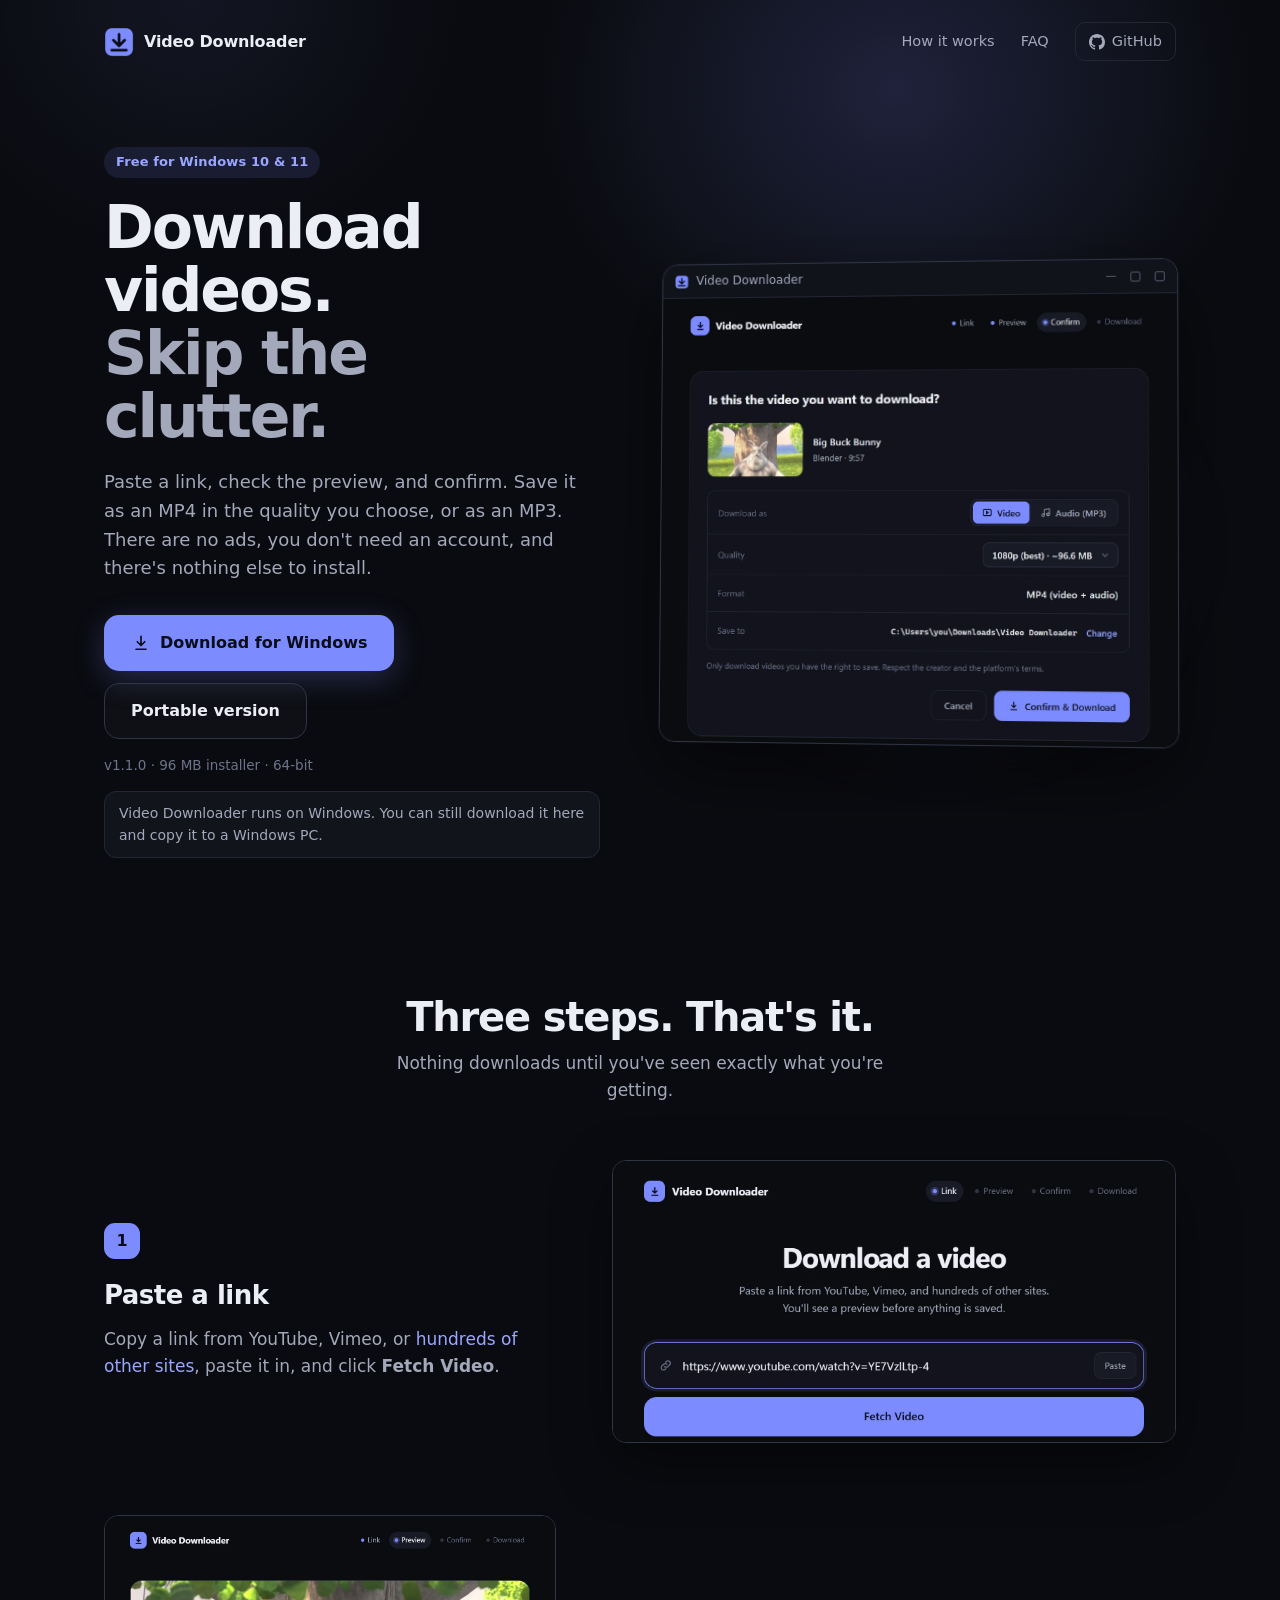
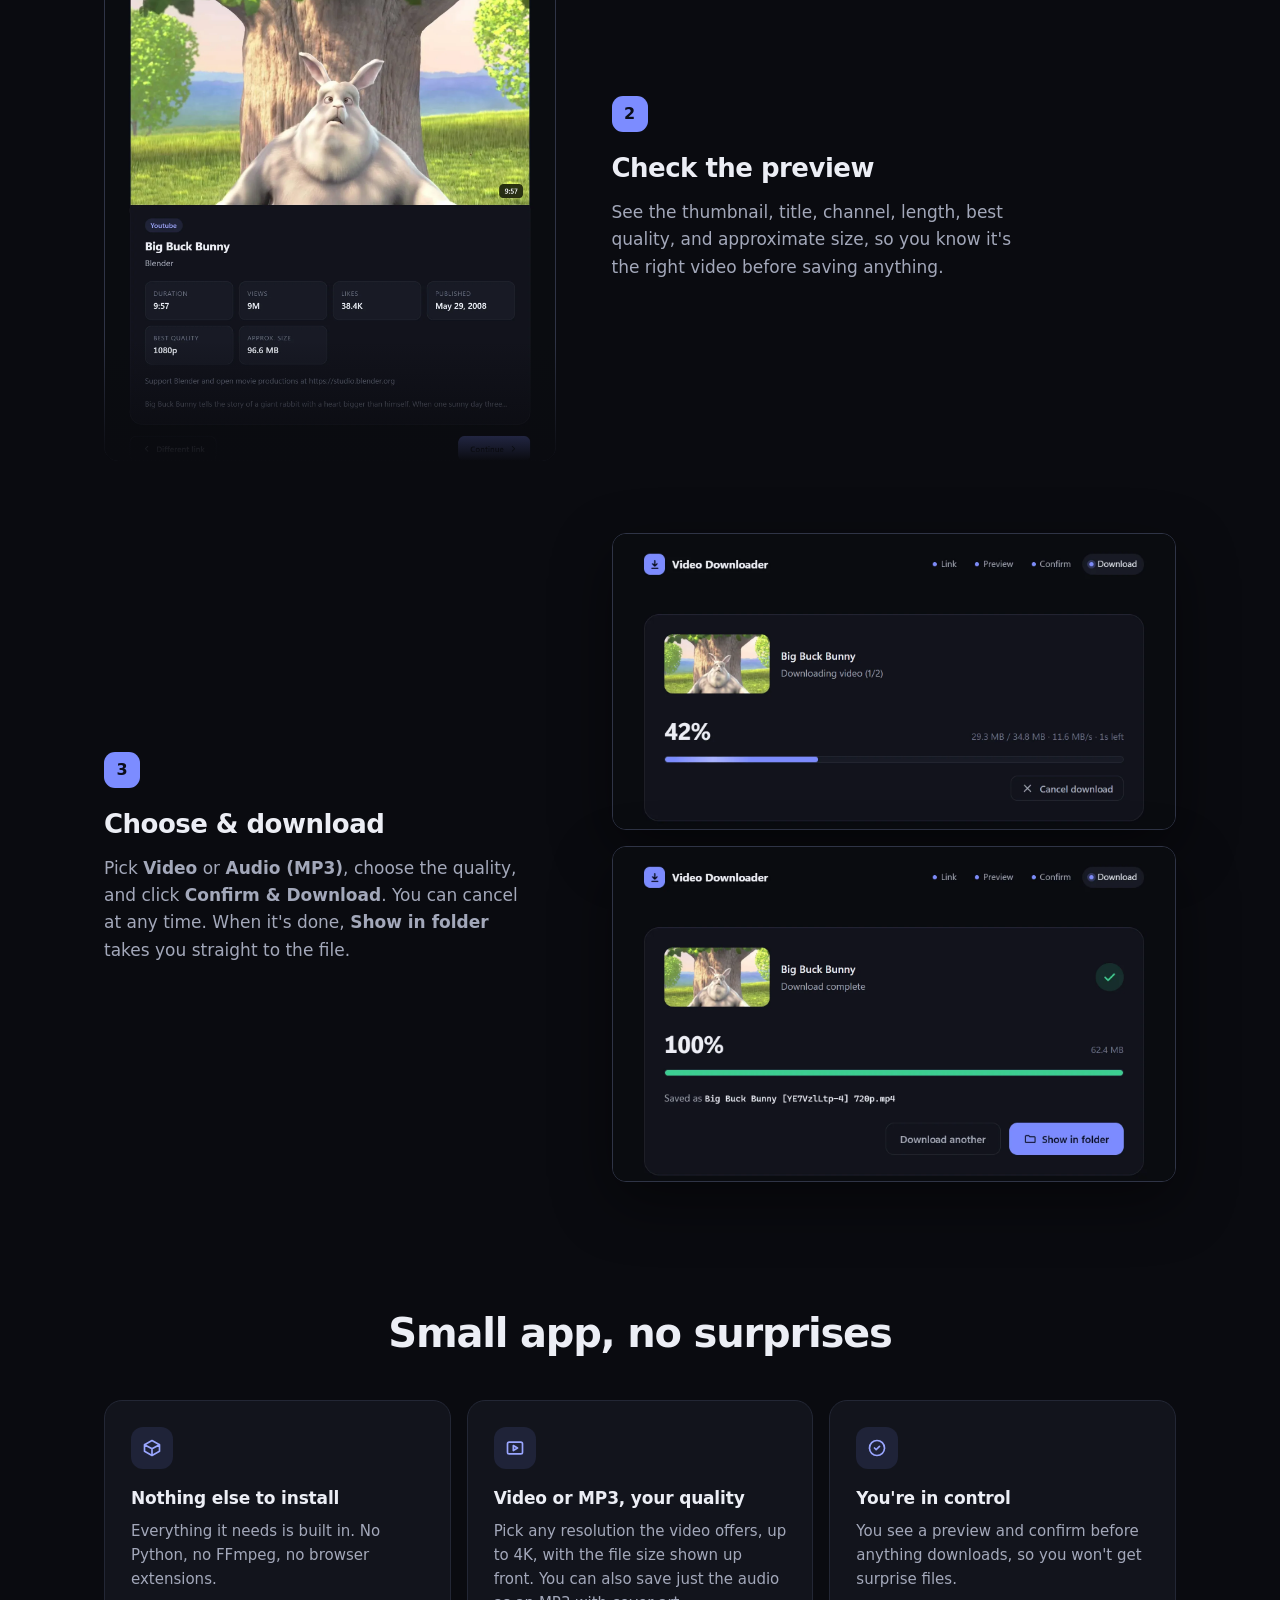
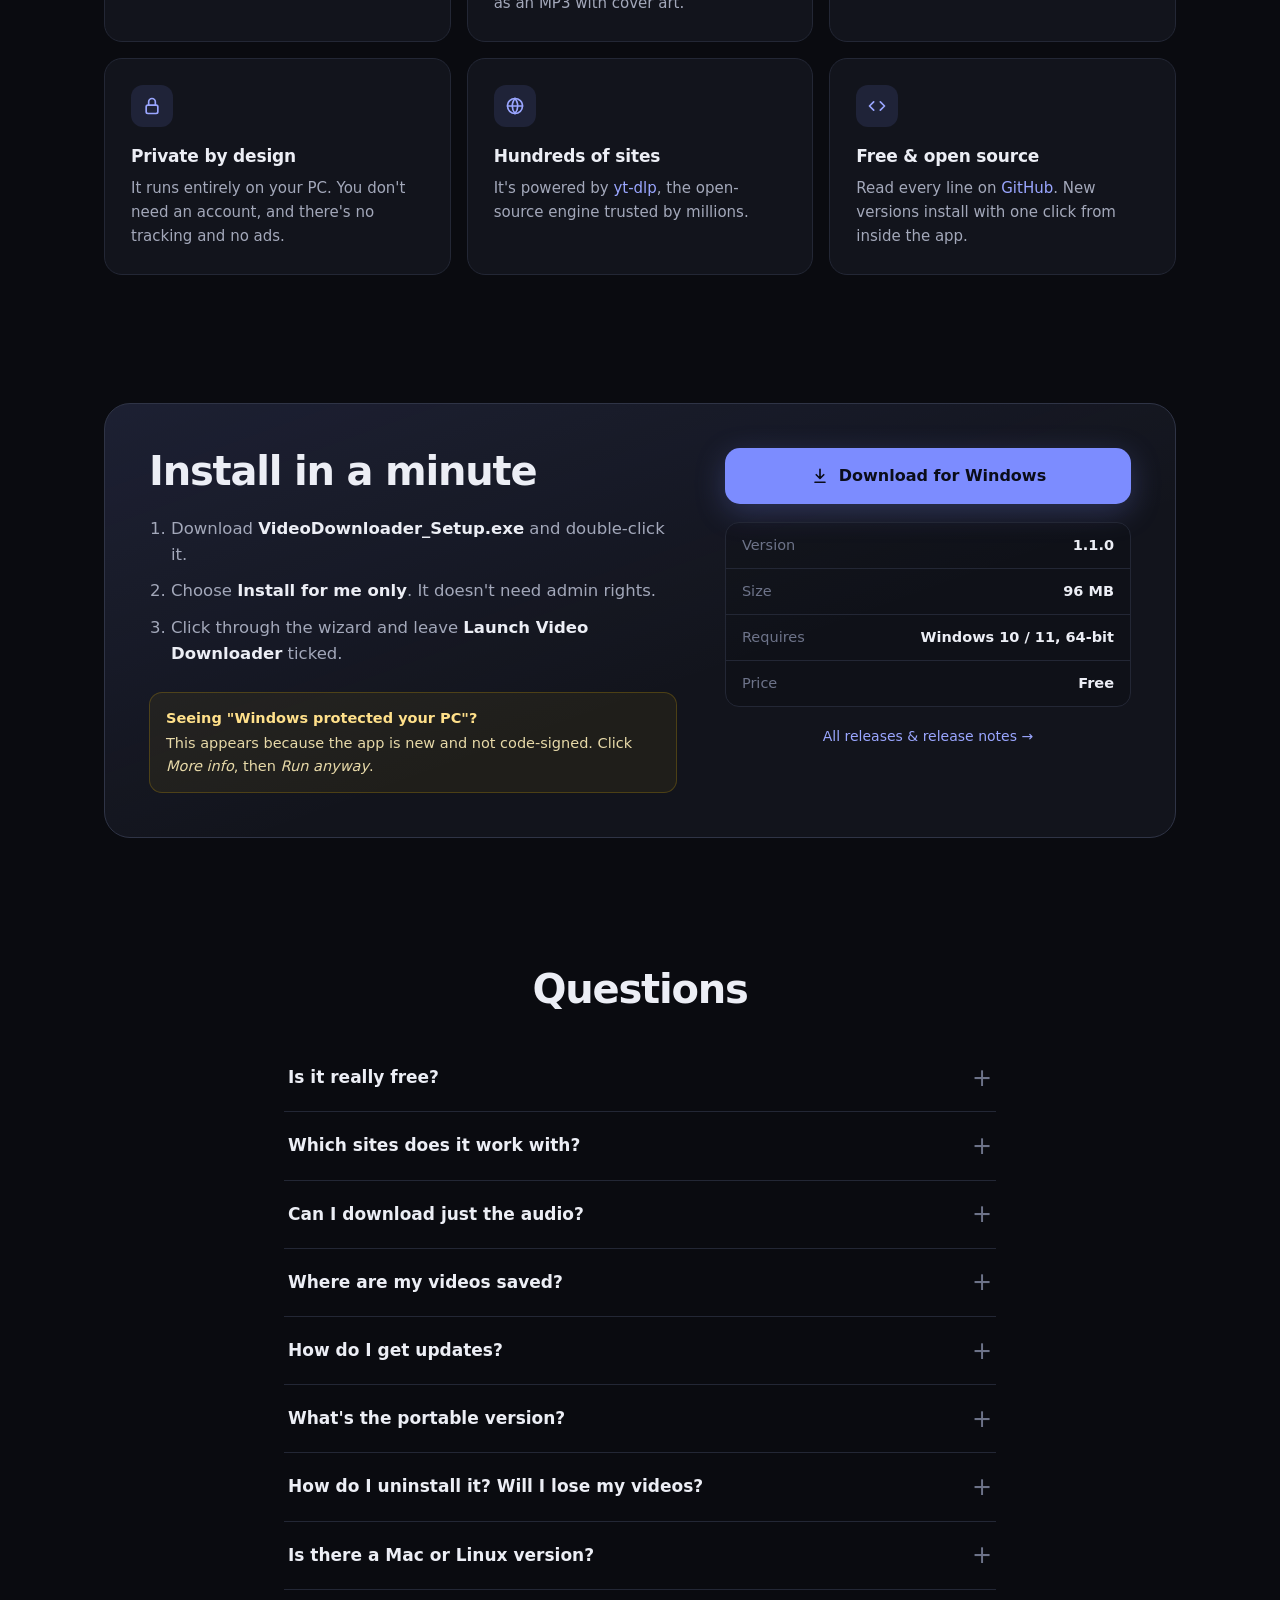
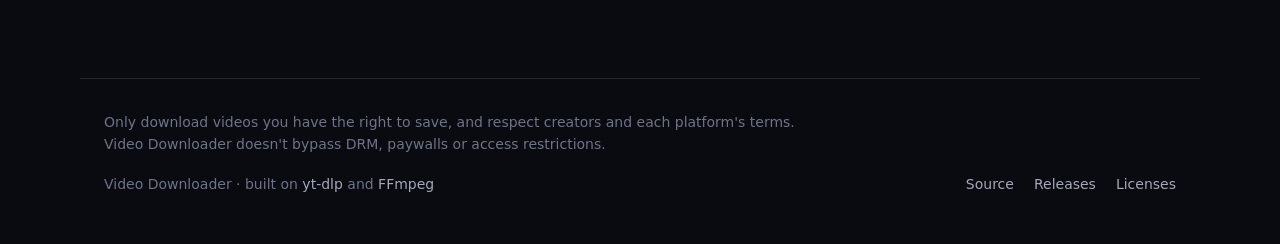
<file: docs/index.html>
<!doctype html>
<html lang="en">
<head>
  <meta charset="utf-8">
  <meta name="viewport" content="width=device-width, initial-scale=1">
  <title>Video Downloader: free video downloader for Windows</title>
  <meta name="description" content="Paste a video link, preview it, and download it as MP4 in one click. Free for Windows 10 and 11. No ads, no account, nothing else to install.">
  <meta name="color-scheme" content="dark">
  <meta name="theme-color" content="#0a0b10">
  <link rel="icon" type="image/png" href="img/favicon.png">
  <link rel="apple-touch-icon" href="img/icon-180.png">

  <meta property="og:type" content="website">
  <meta property="og:title" content="Video Downloader: free for Windows">
  <meta property="og:description" content="Paste a link, preview it, and download it in one click. No ads, no account, nothing else to install.">
  <meta property="og:image" content="https://ss4a.github.io/video-downloader/img/og.png">
  <meta property="og:url" content="https://ss4a.github.io/video-downloader/">
  <meta name="twitter:card" content="summary_large_image">

  <link rel="stylesheet" href="style.css">
</head>
<body>
  <div class="glow" aria-hidden="true"></div>

  <header class="nav">
    <a class="brand" href="./">
      <img src="img/favicon.png" alt="" width="30" height="30">
      Video Downloader
    </a>
    <nav class="nav-links">
      <a href="#how">How it works</a>
      <a href="#faq">FAQ</a>
      <a href="https://github.com/ss4a/video-downloader" class="nav-gh">
        <svg viewBox="0 0 16 16" aria-hidden="true"><path fill="currentColor" d="M8 0C3.58 0 0 3.58 0 8c0 3.54 2.29 6.53 5.47 7.59.4.07.55-.17.55-.38 0-.19-.01-.82-.01-1.49-2.01.37-2.53-.49-2.69-.94-.09-.23-.48-.94-.82-1.13-.28-.15-.68-.52-.01-.53.63-.01 1.08.58 1.23.82.72 1.21 1.87.87 2.33.66.07-.52.28-.87.51-1.07-1.78-.2-3.64-.89-3.64-3.95 0-.87.31-1.59.82-2.15-.08-.2-.36-1.02.08-2.12 0 0 .67-.21 2.2.82.64-.18 1.32-.27 2-.27.68 0 1.36.09 2 .27 1.53-1.04 2.2-.82 2.2-.82.44 1.1.16 1.92.08 2.12.51.56.82 1.27.82 2.15 0 3.07-1.87 3.75-3.65 3.95.29.25.54.73.54 1.48 0 1.07-.01 1.93-.01 2.2 0 .21.15.46.55.38A8.013 8.013 0 0016 8c0-4.42-3.58-8-8-8z"/></svg>
        <span>GitHub</span>
      </a>
    </nav>
  </header>

  <main>
    <!-- Hero ---------------------------------------------------------------->
    <section class="hero wrap">
      <div class="hero-copy">
        <p class="eyebrow">Free for Windows 10 &amp; 11</p>
        <h1>Download videos.<br><span>Skip the clutter.</span></h1>
        <p class="lede">Paste a link, check the preview, and confirm. Save it as an MP4 in the quality you choose, or as an MP3. There are no ads, you don't need an account, and there's nothing else to install.</p>
        <div class="cta">
          <a class="btn btn-primary btn-lg" id="dl-main" href="https://github.com/ss4a/video-downloader/releases/latest/download/VideoDownloader_Setup.exe">
            <svg viewBox="0 0 24 24" aria-hidden="true"><path d="M12 4v11m0 0-4.5-4.5M12 15l4.5-4.5M6 19.5h12"/></svg>
            Download for Windows
          </a>
          <a class="btn btn-ghost btn-lg" href="https://github.com/ss4a/video-downloader/releases/latest/download/VideoDownloader_Portable.exe">Portable version</a>
        </div>
        <p class="meta">v1.1.0 · 96 MB installer · 64-bit</p>
        <p class="os-note" id="os-note" hidden>Video Downloader runs on Windows. You can still download it here and copy it to a Windows PC.</p>
      </div>

      <figure class="hero-shot">
        <div class="window">
          <div class="window-bar" aria-hidden="true">
            <img src="img/favicon.png" alt="" width="14" height="14"> Video Downloader
            <span class="window-ctrls"><i></i><i></i><i></i></span>
          </div>
          <img src="img/confirm.webp" width="1600" height="1384"
               alt="The Video Downloader confirmation screen showing Big Buck Bunny, with Cancel and Confirm &amp; Download buttons">
        </div>
      </figure>
    </section>

    <!-- How it works -------------------------------------------------------->
    <section class="section wrap" id="how">
      <h2 class="section-title">Three steps. That's it.</h2>
      <p class="section-sub">Nothing downloads until you've seen exactly what you're getting.</p>

      <ol class="steps">
        <li class="step">
          <div class="step-copy">
            <span class="step-num">1</span>
            <h3>Paste a link</h3>
            <p>Copy a link from YouTube, Vimeo, or <a href="https://github.com/yt-dlp/yt-dlp/blob/master/supportedsites.md">hundreds of other sites</a>, paste it in, and click <strong>Fetch Video</strong>.</p>
          </div>
          <div class="step-shot"><img src="img/home.webp" width="1600" height="800" loading="lazy" alt="Home screen with a link pasted into the input and a Fetch Video button"></div>
        </li>
        <li class="step">
          <div class="step-copy">
            <span class="step-num">2</span>
            <h3>Check the preview</h3>
            <p>See the thumbnail, title, channel, length, best quality, and approximate size, so you know it's the right video before saving anything.</p>
          </div>
          <div class="step-shot step-shot-tall"><img src="img/preview.webp" width="1600" height="1936" loading="lazy" alt="Preview screen with thumbnail, title, channel, duration, views, quality and size"></div>
        </li>
        <li class="step">
          <div class="step-copy">
            <span class="step-num">3</span>
            <h3>Choose &amp; download</h3>
            <p>Pick <strong>Video</strong> or <strong>Audio (MP3)</strong>, choose the quality, and click <strong>Confirm &amp; Download</strong>. You can cancel at any time. When it's done, <strong>Show in folder</strong> takes you straight to the file.</p>
          </div>
          <div class="step-shot step-stack">
            <img src="img/progress.webp" width="1600" height="840" loading="lazy" alt="Download in progress at 42 percent with speed and time remaining">
            <img src="img/done.webp" width="1600" height="950" loading="lazy" alt="Download complete with a Show in folder button">
          </div>
        </li>
      </ol>
    </section>

    <!-- Features ------------------------------------------------------------>
    <section class="section wrap">
      <h2 class="section-title">Small app, no surprises</h2>
      <div class="features">
        <article class="feature">
          <div class="f-icon"><svg viewBox="0 0 24 24"><path d="M21 8 12 3 3 8v8l9 5 9-5zM3 8l9 5 9-5M12 13v8"/></svg></div>
          <h3>Nothing else to install</h3>
          <p>Everything it needs is built in. No Python, no FFmpeg, no browser extensions.</p>
        </article>
        <article class="feature">
          <div class="f-icon"><svg viewBox="0 0 24 24"><rect x="3" y="5" width="18" height="14" rx="2"/><path d="m10 9 5 3-5 3z"/></svg></div>
          <h3>Video or MP3, your quality</h3>
          <p>Pick any resolution the video offers, up to 4K, with the file size shown up front. You can also save just the audio as an MP3 with cover art.</p>
        </article>
        <article class="feature">
          <div class="f-icon"><svg viewBox="0 0 24 24"><path d="M9 12l2 2 4-4"/><circle cx="12" cy="12" r="9"/></svg></div>
          <h3>You're in control</h3>
          <p>You see a preview and confirm before anything downloads, so you won't get surprise files.</p>
        </article>
        <article class="feature">
          <div class="f-icon"><svg viewBox="0 0 24 24"><rect x="5" y="11" width="14" height="10" rx="2"/><path d="M8 11V7a4 4 0 0 1 8 0v4"/></svg></div>
          <h3>Private by design</h3>
          <p>It runs entirely on your PC. You don't need an account, and there's no tracking and no ads.</p>
        </article>
        <article class="feature">
          <div class="f-icon"><svg viewBox="0 0 24 24"><circle cx="12" cy="12" r="9"/><path d="M3 12h18M12 3a14 14 0 0 1 0 18M12 3a14 14 0 0 0 0 18"/></svg></div>
          <h3>Hundreds of sites</h3>
          <p>It's powered by <a href="https://github.com/yt-dlp/yt-dlp">yt-dlp</a>, the open-source engine trusted by millions.</p>
        </article>
        <article class="feature">
          <div class="f-icon"><svg viewBox="0 0 24 24"><path d="m8 7-5 5 5 5M16 7l5 5-5 5"/></svg></div>
          <h3>Free &amp; open source</h3>
          <p>Read every line on <a href="https://github.com/ss4a/video-downloader">GitHub</a>. New versions install with one click from inside the app.</p>
        </article>
      </div>
    </section>

    <!-- Install ------------------------------------------------------------->
    <section class="section wrap install">
      <div class="install-card">
        <div>
          <h2 class="section-title left">Install in a minute</h2>
          <ol class="install-steps">
            <li>Download <strong>VideoDownloader_Setup.exe</strong> and double-click it.</li>
            <li>Choose <strong>Install for me only</strong>. It doesn't need admin rights.</li>
            <li>Click through the wizard and leave <strong>Launch Video Downloader</strong> ticked.</li>
          </ol>
          <div class="callout">
            <strong>Seeing "Windows protected your PC"?</strong>
            This appears because the app is new and not code-signed. Click <em>More info</em>, then <em>Run anyway</em>.
          </div>
        </div>
        <div class="install-cta">
          <a class="btn btn-primary btn-lg" href="https://github.com/ss4a/video-downloader/releases/latest/download/VideoDownloader_Setup.exe">
            <svg viewBox="0 0 24 24" aria-hidden="true"><path d="M12 4v11m0 0-4.5-4.5M12 15l4.5-4.5M6 19.5h12"/></svg>
            Download for Windows
          </a>
          <dl class="specs">
            <div><dt>Version</dt><dd>1.1.0</dd></div>
            <div><dt>Size</dt><dd>96 MB</dd></div>
            <div><dt>Requires</dt><dd>Windows 10 / 11, 64-bit</dd></div>
            <div><dt>Price</dt><dd>Free</dd></div>
          </dl>
          <a class="small-link" href="https://github.com/ss4a/video-downloader/releases">All releases &amp; release notes →</a>
        </div>
      </div>
    </section>

    <!-- FAQ ----------------------------------------------------------------->
    <section class="section wrap faq" id="faq">
      <h2 class="section-title">Questions</h2>
      <details>
        <summary>Is it really free?</summary>
        <p>Yes. There are no ads, no trial and no paid tier. The source code is public on GitHub.</p>
      </details>
      <details>
        <summary>Which sites does it work with?</summary>
        <p>YouTube, Vimeo, and <a href="https://github.com/yt-dlp/yt-dlp/blob/master/supportedsites.md">hundreds more</a>, through yt-dlp. Private, members-only, paywalled, or DRM-protected videos can't be downloaded.</p>
      </details>
      <details>
        <summary>Can I download just the audio?</summary>
        <p>Yes. On the confirm screen, switch to <strong>Audio (MP3)</strong>. You'll get a 192 kbps MP3 with the title, channel and cover art filled in.</p>
      </details>
      <details>
        <summary>Where are my videos saved?</summary>
        <p>In <code>Downloads\Video Downloader</code> by default. Click <strong>Change</strong> on the confirm screen to pick another folder; the app remembers it.</p>
      </details>
      <details>
        <summary>How do I get updates?</summary>
        <p>When a new version is out, the app shows a banner. Click <strong>Update</strong> and it downloads, installs and reopens itself in about a minute.</p>
      </details>
      <details>
        <summary>What's the portable version?</summary>
        <p>A single .exe that runs without installing. It's handy on a USB stick or a PC where you can't install software, and it takes a few extra seconds to start.</p>
      </details>
      <details>
        <summary>How do I uninstall it? Will I lose my videos?</summary>
        <p>Go to <em>Settings → Apps → Installed apps → Video Downloader → Uninstall</em>. Your downloaded videos are never touched.</p>
      </details>
      <details>
        <summary>Is there a Mac or Linux version?</summary>
        <p>Not yet. It's Windows-only for now.</p>
      </details>
    </section>
  </main>

  <footer class="footer wrap">
    <p class="responsible">Only download videos you have the right to save, and respect creators and each platform's terms. Video Downloader doesn't bypass DRM, paywalls or access restrictions.</p>
    <div class="footer-row">
      <span>Video Downloader · built on <a href="https://github.com/yt-dlp/yt-dlp">yt-dlp</a> and <a href="https://ffmpeg.org">FFmpeg</a></span>
      <span class="footer-links">
        <a href="https://github.com/ss4a/video-downloader">Source</a>
        <a href="https://github.com/ss4a/video-downloader/releases">Releases</a>
        <a href="https://github.com/ss4a/video-downloader/blob/main/packaging/THIRD_PARTY_NOTICES.txt">Licenses</a>
      </span>
    </div>
  </footer>

  <script>
    // Gentle note for visitors who aren't on Windows.
    try {
      var ua = navigator.userAgent || "";
      if (!/Windows/i.test(ua)) document.getElementById("os-note").hidden = false;
    } catch (e) {}
  </script>
</body>
</html>
</file>
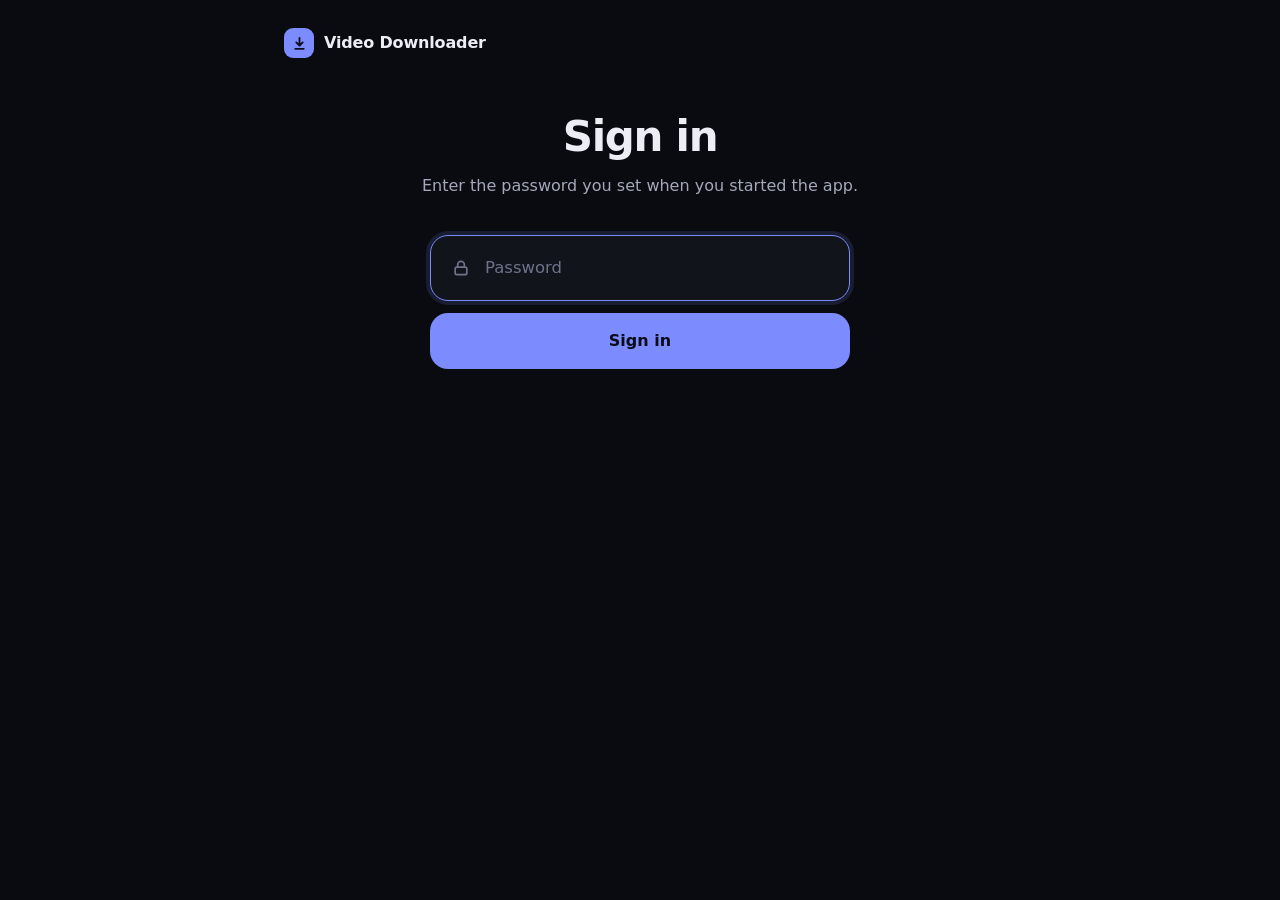
<file: static/login.html>
<!doctype html>
<html lang="en">
<head>
  <meta charset="utf-8">
  <meta name="viewport" content="width=device-width, initial-scale=1">
  <title>Sign in · Video Downloader</title>
  <meta name="color-scheme" content="dark">
  <link rel="icon" href="data:image/svg+xml,<svg xmlns='http://www.w3.org/2000/svg' viewBox='0 0 32 32'><rect width='32' height='32' rx='9' fill='%237c8cff'/><path d='M16 8v12m0 0-5-5m5 5 5-5M10 24h12' stroke='white' stroke-width='2.6' fill='none' stroke-linecap='round' stroke-linejoin='round'/></svg>">
  <link rel="stylesheet" href="/static/app.css">
</head>
<body>
  <div class="glow" aria-hidden="true"></div>

  <header class="topbar">
    <div class="brand">
      <span class="brand-mark" aria-hidden="true">
        <svg viewBox="0 0 24 24"><path d="M12 4v11m0 0-4.5-4.5M12 15l4.5-4.5M6 19.5h12"/></svg>
      </span>
      Video Downloader
    </div>
  </header>

  <main class="stage">
    <section class="view">
      <div class="hero">
        <h1>Sign in</h1>
        <p class="lede">Enter the password you set when you started the app.</p>
      </div>

      <form class="url-form login-form" id="login-form" novalidate>
        <div class="field">
          <svg class="field-icon" viewBox="0 0 24 24" aria-hidden="true"><rect x="5" y="11" width="14" height="9" rx="2"/><path d="M8 11V8a4 4 0 0 1 8 0v3"/></svg>
          <input id="password" type="password" autocomplete="current-password"
                 placeholder="Password" aria-label="Password" autofocus>
        </div>
        <button type="submit" class="btn btn-primary btn-lg" id="login-btn">
          <span class="btn-label">Sign in</span>
          <span class="spinner" aria-hidden="true"></span>
        </button>
      </form>

      <div class="alert" id="login-error" role="alert" hidden></div>
    </section>
  </main>

  <script src="/static/login.js"></script>
</body>
</html>
</file>
<file: docs/style.css>
:root {
  --bg: #0a0b10;
  --surface: #12141c;
  --surface-2: #181b25;
  --border: #232735;
  --border-strong: #2f3446;
  --text: #eceef5;
  --text-2: #a3a8ba;
  --text-3: #6d7389;
  --accent: #7c8cff;
  --accent-2: #9aa6ff;
  --accent-ink: #0b0d1a;
  --radius: 18px;
  --ease: cubic-bezier(.2, .8, .2, 1);
  --font: "Inter", "Segoe UI Variable Text", "Segoe UI", system-ui, -apple-system, Roboto, sans-serif;
}

* { box-sizing: border-box; }
[hidden] { display: none !important; }
html { scroll-behavior: smooth; }
html, body { margin: 0; }
body {
  background: var(--bg);
  color: var(--text);
  font: 16px/1.6 var(--font);
  -webkit-font-smoothing: antialiased;
  overflow-x: hidden;
}
img { max-width: 100%; height: auto; display: block; }
a { color: var(--accent-2); text-decoration: none; }
a:hover { text-decoration: underline; }
code { font-family: "Cascadia Code", ui-monospace, Consolas, monospace; font-size: .9em; background: var(--surface-2); border: 1px solid var(--border); padding: 1px 6px; border-radius: 6px; }
svg { width: 20px; height: 20px; fill: none; stroke: currentColor; stroke-width: 2; stroke-linecap: round; stroke-linejoin: round; flex-shrink: 0; }

.glow {
  position: absolute; inset: 0 0 auto; height: 900px; pointer-events: none; z-index: -1;
  background:
    radial-gradient(40% 50% at 70% 10%, rgba(124, 140, 255, .18), transparent 70%),
    radial-gradient(30% 40% at 15% 0%, rgba(124, 140, 255, .08), transparent 70%);
}

.wrap { max-width: 1120px; margin: 0 auto; padding: 0 24px; }

/* ---------- Nav ---------- */
.nav { max-width: 1120px; margin: 0 auto; padding: 22px 24px; display: flex; align-items: center; justify-content: space-between; gap: 16px; }
.brand { display: flex; align-items: center; gap: 10px; color: var(--text); font-weight: 650; letter-spacing: -.01em; }
.brand:hover { text-decoration: none; }
.brand img { border-radius: 8px; }
.nav-links { display: flex; align-items: center; gap: 26px; font-size: 14.5px; }
.nav-links a { color: var(--text-2); }
.nav-links a:hover { color: var(--text); text-decoration: none; }
.nav-gh { display: inline-flex; align-items: center; gap: 7px; padding: 7px 13px; border: 1px solid var(--border); border-radius: 10px; }
.nav-gh svg { width: 16px; height: 16px; stroke: none; }

/* ---------- Buttons ---------- */
.btn {
  display: inline-flex; align-items: center; justify-content: center; gap: 9px;
  height: 48px; padding: 0 22px; border-radius: 13px; border: 1px solid transparent;
  font: inherit; font-weight: 600; font-size: 15px; white-space: nowrap; cursor: pointer;
  transition: background .2s, border-color .2s, color .2s, transform .12s var(--ease), box-shadow .2s;
}
.btn:hover { text-decoration: none; }
.btn:active { transform: scale(.98); }
.btn:focus-visible { outline: 2px solid var(--accent); outline-offset: 3px; }
.btn-lg { height: 56px; padding: 0 26px; font-size: 16px; border-radius: 15px; }
.btn-primary { background: var(--accent); color: var(--accent-ink); box-shadow: 0 8px 30px rgba(124, 140, 255, .25); }
.btn-primary:hover { background: var(--accent-2); box-shadow: 0 10px 36px rgba(124, 140, 255, .35); }
.btn-ghost { color: var(--text); border-color: var(--border-strong); background: rgba(255, 255, 255, .02); }
.btn-ghost:hover { background: var(--surface); }

/* ---------- Hero ---------- */
.hero { display: grid; grid-template-columns: 1fr 1.05fr; gap: 56px; align-items: center; padding-top: 64px; padding-bottom: 96px; }
.eyebrow { display: inline-block; margin: 0 0 18px; padding: 5px 12px; border-radius: 999px; background: rgba(124, 140, 255, .12); color: var(--accent-2); font-size: 13px; font-weight: 600; letter-spacing: .01em; }
h1 { margin: 0 0 20px; font-size: clamp(38px, 5.4vw, 60px); line-height: 1.05; letter-spacing: -.035em; font-weight: 750; }
h1 span { color: var(--text-2); }
.lede { margin: 0 0 32px; color: var(--text-2); font-size: 18px; max-width: 520px; }
.cta { display: flex; flex-wrap: wrap; gap: 12px; }
.meta { margin: 16px 0 0; color: var(--text-3); font-size: 13.5px; }
.os-note { margin: 14px 0 0; padding: 10px 14px; border-radius: 12px; background: var(--surface); border: 1px solid var(--border); color: var(--text-2); font-size: 14px; max-width: 520px; }

.hero-shot { margin: 0; position: relative; }
.hero-shot::before {
  content: ""; position: absolute; inset: 10% -4% -6% 6%; z-index: -1;
  background: radial-gradient(closest-side, rgba(124, 140, 255, .28), transparent); filter: blur(30px);
}
.window {
  border-radius: 16px; overflow: hidden; background: var(--bg);
  border: 1px solid var(--border-strong);
  box-shadow: 0 30px 80px rgba(0, 0, 0, .55), 0 0 0 1px rgba(255, 255, 255, .02);
  transform: perspective(1600px) rotateY(-5deg) rotateX(2deg);
  transition: transform .6s var(--ease);
}
.hero-shot:hover .window { transform: none; }
.window-bar { display: flex; align-items: center; gap: 8px; height: 34px; padding: 0 12px; background: #11131a; border-bottom: 1px solid var(--border); color: var(--text-2); font-size: 12px; }
.window-bar img { border-radius: 3px; }
.window-ctrls { margin-left: auto; display: flex; gap: 14px; }
.window-ctrls i { width: 10px; height: 10px; border: 1.5px solid var(--text-3); border-radius: 2px; opacity: .7; }
.window-ctrls i:first-child { height: 0; border-width: 1.5px 0 0; align-self: center; }

/* ---------- Sections ---------- */
.section { padding-top: 40px; padding-bottom: 88px; }
.section-title { margin: 0 0 10px; text-align: center; font-size: clamp(28px, 3.6vw, 40px); letter-spacing: -.03em; line-height: 1.15; font-weight: 720; }
.section-title.left { text-align: left; }
.section-sub { margin: 0 auto 56px; text-align: center; color: var(--text-2); font-size: 17px; max-width: 520px; }

/* steps */
.steps { list-style: none; margin: 0; padding: 0; display: flex; flex-direction: column; gap: 72px; }
.step { display: grid; grid-template-columns: 1fr 1.25fr; gap: 56px; align-items: center; }
.step:nth-child(even) .step-copy { order: 2; }
.step-num { display: inline-grid; place-items: center; width: 36px; height: 36px; border-radius: 11px; background: var(--accent); color: var(--accent-ink); font-weight: 750; margin-bottom: 16px; }
.step h3 { margin: 0 0 10px; font-size: 26px; letter-spacing: -.02em; }
.step p { margin: 0; color: var(--text-2); font-size: 17px; max-width: 420px; }
.step-shot img, .step-stack img { border-radius: 14px; border: 1px solid var(--border-strong); box-shadow: 0 20px 60px rgba(0, 0, 0, .45); }
.step-shot-tall { max-height: 560px; overflow: hidden; border-radius: 14px; position: relative; }
.step-shot-tall::after { content: ""; position: absolute; inset: auto 0 0; height: 120px; background: linear-gradient(transparent, var(--bg)); }
.step-stack { display: grid; gap: 16px; }

/* features */
.features { margin-top: 44px; display: grid; grid-template-columns: repeat(3, 1fr); gap: 16px; }
.feature { padding: 26px; border-radius: var(--radius); background: var(--surface); border: 1px solid var(--border); transition: border-color .25s, transform .25s var(--ease); }
.feature:hover { border-color: var(--border-strong); transform: translateY(-2px); }
.f-icon { display: grid; place-items: center; width: 42px; height: 42px; border-radius: 12px; background: rgba(124, 140, 255, .12); color: var(--accent-2); margin-bottom: 16px; }
.feature h3 { margin: 0 0 6px; font-size: 17px; letter-spacing: -.01em; }
.feature p { margin: 0; color: var(--text-2); font-size: 15px; }

/* install */
.install-card {
  display: grid; grid-template-columns: 1.3fr 1fr; gap: 48px; align-items: start;
  padding: 44px; border-radius: 26px;
  background: linear-gradient(160deg, rgba(124, 140, 255, .10), transparent 60%), var(--surface);
  border: 1px solid var(--border-strong);
}
.install-steps { margin: 22px 0 24px; padding-left: 22px; color: var(--text-2); font-size: 16.5px; display: grid; gap: 10px; }
.install-steps strong { color: var(--text); }
.callout { padding: 14px 16px; border-radius: 13px; background: rgba(255, 196, 0, .06); border: 1px solid rgba(255, 196, 0, .2); color: #e7d9a8; font-size: 14.5px; }
.callout strong { display: block; color: #ffe08a; margin-bottom: 2px; }
.install-cta { display: flex; flex-direction: column; gap: 18px; }
.install-cta .btn { width: 100%; }
.specs { margin: 0; border: 1px solid var(--border); border-radius: 14px; background: rgba(0, 0, 0, .15); }
.specs div { display: flex; justify-content: space-between; gap: 12px; padding: 11px 16px; font-size: 14.5px; }
.specs div + div { border-top: 1px solid var(--border); }
.specs dt { color: var(--text-3); }
.specs dd { margin: 0; font-weight: 600; text-align: right; }
.small-link { font-size: 14px; text-align: center; }

/* faq */
.faq { max-width: 760px; }
.faq .section-title { margin-bottom: 32px; }
.faq details { border-bottom: 1px solid var(--border); }
.faq summary {
  cursor: pointer; list-style: none; padding: 20px 4px; font-weight: 600; font-size: 17px;
  display: flex; justify-content: space-between; gap: 16px; align-items: center;
}
.faq summary::-webkit-details-marker { display: none; }
.faq summary::after { content: "+"; color: var(--text-3); font-size: 24px; font-weight: 400; line-height: 1; transition: transform .25s var(--ease); }
.faq details[open] summary::after { transform: rotate(45deg); }
.faq summary:focus-visible { outline: 2px solid var(--accent); outline-offset: 2px; border-radius: 6px; }
.faq details p { margin: 0 4px 20px; color: var(--text-2); }

/* footer */
.footer { padding-top: 32px; padding-bottom: 48px; border-top: 1px solid var(--border); color: var(--text-3); font-size: 14px; }
.responsible { margin: 0 0 18px; max-width: 720px; }
.footer-row { display: flex; justify-content: space-between; flex-wrap: wrap; gap: 12px; }
.footer-links { display: flex; gap: 20px; }
.footer a { color: var(--text-2); }

/* ---------- Responsive ---------- */
@media (max-width: 900px) {
  .hero { grid-template-columns: 1fr; gap: 48px; padding-top: 36px; padding-bottom: 72px; text-align: center; }
  .lede, .os-note { margin-left: auto; margin-right: auto; }
  .cta { justify-content: center; }
  .window { transform: none; }
  .step { grid-template-columns: 1fr; gap: 24px; }
  .step:nth-child(even) .step-copy { order: 0; }
  .step p { max-width: none; }
  .features { grid-template-columns: 1fr 1fr; }
  .install-card { grid-template-columns: 1fr; padding: 32px; gap: 32px; }
}
@media (max-width: 600px) {
  .wrap, .nav { padding-left: 16px; padding-right: 16px; }
  .nav-links a:not(.nav-gh) { display: none; }
  .lede { font-size: 16.5px; }
  .cta .btn { width: 100%; }
  .steps { gap: 56px; }
  .step h3 { font-size: 22px; }
  .features { grid-template-columns: 1fr; }
  .install-card { padding: 22px; border-radius: 20px; }
  .section { padding-bottom: 64px; }
  .footer-row { flex-direction: column; }
}
@media (prefers-reduced-motion: reduce) {
  *, *::before, *::after { transition-duration: .01ms !important; scroll-behavior: auto !important; }
}
</file>
<file: static/app.css>
:root {
  --bg: #0a0b10;
  --surface: #12141c;
  --surface-2: #181b25;
  --border: #232735;
  --border-strong: #2f3446;
  --text: #eceef5;
  --text-2: #a3a8ba;
  --text-3: #6d7389;
  --accent: #7c8cff;
  --accent-2: #9aa6ff;
  --accent-ink: #0b0d1a;
  --success: #3ccf91;
  --danger: #ff6b7a;
  --danger-bg: rgba(255, 107, 122, .08);
  --radius: 18px;
  --radius-sm: 12px;
  --ease: cubic-bezier(.2, .8, .2, 1);
  --font: "Inter", "Segoe UI Variable Text", "Segoe UI", system-ui, -apple-system, Roboto, sans-serif;
  --mono: "Cascadia Code", "JetBrains Mono", ui-monospace, Consolas, monospace;
}

* { box-sizing: border-box; }
[hidden] { display: none !important; }

html, body { margin: 0; }
body {
  min-height: 100vh;
  background: var(--bg);
  color: var(--text);
  font: 15px/1.55 var(--font);
  -webkit-font-smoothing: antialiased;
  overflow-x: hidden;
}

.glow {
  position: fixed; inset: -30vh -20vw auto; height: 70vh; pointer-events: none;
  background: radial-gradient(50% 60% at 50% 0%, rgba(124, 140, 255, .14), transparent 70%);
}

svg { width: 18px; height: 18px; fill: none; stroke: currentColor; stroke-width: 2; stroke-linecap: round; stroke-linejoin: round; flex-shrink: 0; }

/* ---------- Top bar ---------- */
.topbar {
  position: relative;
  display: flex; align-items: center; justify-content: space-between; gap: 16px;
  max-width: 760px; margin: 0 auto; padding: 28px 24px 0;
}
.brand { display: flex; align-items: center; gap: 10px; font-weight: 650; letter-spacing: -.01em; font-size: 16px; }
.brand-mark {
  display: grid; place-items: center; width: 30px; height: 30px; border-radius: 9px;
  background: var(--accent); color: var(--accent-ink);
}
.brand-mark svg { width: 17px; height: 17px; stroke-width: 2.6; }

.steps { display: flex; gap: 6px; list-style: none; margin: 0; padding: 0; font-size: 12.5px; color: var(--text-3); }
.steps li { display: flex; align-items: center; gap: 6px; padding: 5px 10px; border-radius: 999px; transition: color .3s, background .3s; }
.steps li::before {
  content: ""; width: 6px; height: 6px; border-radius: 50%; background: var(--border-strong); transition: background .3s;
}
.steps li.done { color: var(--text-2); }
.steps li.done::before { background: var(--accent); }
.steps li.current { color: var(--text); background: var(--surface-2); }
.steps li.current::before { background: var(--accent); box-shadow: 0 0 0 3px rgba(124, 140, 255, .25); }

/* ---------- Stage / views ---------- */
.stage { position: relative; max-width: 760px; margin: 0 auto; padding: 56px 24px 80px; }
.view { animation: viewIn .45s var(--ease) both; }
@keyframes viewIn { from { opacity: 0; transform: translateY(10px); } to { opacity: 1; transform: none; } }

.hero { text-align: center; margin-bottom: 36px; }
h1 { font-size: clamp(30px, 5vw, 42px); line-height: 1.1; letter-spacing: -.03em; margin: 0 0 14px; font-weight: 700; }
.lede { color: var(--text-2); max-width: 470px; margin: 0 auto; font-size: 16px; }

/* ---------- URL form ---------- */
.url-form { display: flex; flex-direction: column; gap: 12px; }
.field {
  position: relative; display: flex; align-items: center;
  background: var(--surface); border: 1px solid var(--border); border-radius: var(--radius);
  transition: border-color .2s, box-shadow .2s;
}
.field:focus-within { border-color: var(--accent); box-shadow: 0 0 0 4px rgba(124, 140, 255, .14); }
.field.invalid { border-color: var(--danger); box-shadow: 0 0 0 4px rgba(255, 107, 122, .12); }
.field-icon { position: absolute; left: 20px; color: var(--text-3); width: 20px; height: 20px; }
.field input {
  flex: 1; min-width: 0; height: 64px; padding: 0 12px 0 54px;
  background: transparent; border: 0; outline: 0; color: var(--text); font: inherit; font-size: 16.5px;
}
.field input::placeholder { color: var(--text-3); }
.paste-btn {
  margin-right: 10px; padding: 8px 14px; border-radius: 10px; border: 1px solid var(--border);
  background: var(--surface-2); color: var(--text-2); font: inherit; font-size: 13px; cursor: pointer;
  transition: color .2s, border-color .2s;
}
.paste-btn:hover { color: var(--text); border-color: var(--border-strong); }

/* ---------- Buttons ---------- */
.btn {
  position: relative; display: inline-flex; align-items: center; justify-content: center; gap: 8px;
  height: 46px; padding: 0 20px; border-radius: var(--radius-sm); border: 1px solid transparent;
  font: inherit; font-weight: 600; font-size: 14.5px; cursor: pointer; white-space: nowrap;
  transition: background .2s, border-color .2s, color .2s, transform .12s var(--ease), opacity .2s;
}
.btn:active { transform: scale(.98); }
.btn:focus-visible, .paste-btn:focus-visible { outline: 2px solid var(--accent); outline-offset: 3px; }
.btn:disabled { cursor: default; opacity: .7; }
.btn-lg { height: 56px; font-size: 16px; border-radius: var(--radius); }
.btn-primary { background: var(--accent); color: var(--accent-ink); }
.btn-primary:hover:not(:disabled) { background: var(--accent-2); }
.btn-ghost { background: transparent; color: var(--text-2); border-color: var(--border); }
.btn-ghost:hover { color: var(--text); border-color: var(--border-strong); background: var(--surface); }

.spinner {
  display: none; width: 18px; height: 18px; border-radius: 50%;
  border: 2.5px solid rgba(11, 13, 26, .25); border-top-color: var(--accent-ink);
  animation: spin .7s linear infinite;
}
.btn.loading .spinner { display: block; }
.btn.loading .btn-label { opacity: .8; }
@keyframes spin { to { transform: rotate(360deg); } }

/* ---------- Alert ---------- */
.alert {
  display: flex; gap: 10px; align-items: flex-start; margin-top: 16px; padding: 14px 16px;
  border-radius: var(--radius-sm); background: var(--danger-bg); border: 1px solid rgba(255, 107, 122, .25);
  color: #ffc2c8; font-size: 14px; animation: viewIn .3s var(--ease) both;
}
.alert::before { content: "!"; flex-shrink: 0; display: grid; place-items: center; width: 20px; height: 20px; border-radius: 50%; background: var(--danger); color: #1a0a0c; font-weight: 800; font-size: 12px; }

/* ---------- Skeleton ---------- */
.skeleton-card {
  margin-top: 28px; padding: 16px; display: grid; grid-template-columns: 200px 1fr; gap: 20px; align-items: center;
  background: var(--surface); border: 1px solid var(--border); border-radius: var(--radius);
  animation: viewIn .35s var(--ease) both;
}
.sk { border-radius: 8px; background: linear-gradient(90deg, var(--surface-2) 0%, #222636 50%, var(--surface-2) 100%); background-size: 200% 100%; animation: shimmer 1.3s linear infinite; }
.sk-thumb { aspect-ratio: 16 / 9; border-radius: 12px; }
.sk-lines { display: flex; flex-direction: column; gap: 12px; }
.sk-line { height: 13px; }
.w80 { width: 80%; } .w50 { width: 50%; } .w30 { width: 30%; }
.sk-caption { grid-column: 1 / -1; margin: 0; text-align: center; color: var(--text-3); font-size: 13px; }
@keyframes shimmer { from { background-position: 200% 0; } to { background-position: -200% 0; } }

/* ---------- Cards ---------- */
.card { background: var(--surface); border: 1px solid var(--border); border-radius: calc(var(--radius) + 4px); overflow: hidden; }

.thumb { position: relative; aspect-ratio: 16 / 9; background: var(--surface-2); overflow: hidden; }
.thumb img { position: absolute; inset: 0; width: 100%; height: 100%; object-fit: cover; opacity: 0; transition: opacity .4s; }
.thumb img.loaded { opacity: 1; }
.thumb-fallback { position: absolute; inset: 0; display: grid; place-items: center; color: var(--text-3); }
.thumb-fallback svg { width: 34px; height: 34px; fill: currentColor; stroke: none; }
.thumb img.loaded + .thumb-fallback { display: none; }

.badge-duration {
  position: absolute; right: 12px; bottom: 12px; padding: 3px 9px; border-radius: 7px;
  background: rgba(0, 0, 0, .75); backdrop-filter: blur(6px); font-size: 12.5px; font-weight: 600; font-variant-numeric: tabular-nums;
}
.badge-duration:empty { display: none; }

.preview-body { padding: 24px 26px 26px; }
.site-tag { display: inline-block; margin-bottom: 10px; padding: 3px 10px; border-radius: 999px; background: rgba(124, 140, 255, .12); color: var(--accent-2); font-size: 12px; font-weight: 600; letter-spacing: .02em; }
.site-tag:empty { display: none; }
.video-title { margin: 0 0 6px; font-size: 21px; line-height: 1.3; letter-spacing: -.015em; font-weight: 650; overflow-wrap: anywhere; }
.uploader { margin: 0; color: var(--text-2); }
.uploader:empty { display: none; }

.meta-grid { display: grid; grid-template-columns: repeat(auto-fill, minmax(130px, 1fr)); gap: 10px; margin: 20px 0 0; }
.meta-grid div { padding: 12px 14px; border-radius: var(--radius-sm); background: var(--surface-2); border: 1px solid var(--border); }
.meta-grid dt { font-size: 11.5px; color: var(--text-3); text-transform: uppercase; letter-spacing: .06em; margin-bottom: 2px; }
.meta-grid dd { margin: 0; font-weight: 600; font-variant-numeric: tabular-nums; }

.description { margin: 18px 0 0; color: var(--text-3); font-size: 13.5px; white-space: pre-line; display: -webkit-box; -webkit-line-clamp: 3; -webkit-box-orient: vertical; overflow: hidden; }
.description:empty { display: none; }

.actions { display: flex; justify-content: space-between; gap: 12px; margin-top: 20px; }
.actions-inline { justify-content: flex-end; margin-top: 24px; }

/* ---------- Confirm ---------- */
.confirm-card, .download-card { padding: 28px; }
.confirm-q { margin: 0 0 22px; font-size: 20px; letter-spacing: -.015em; font-weight: 650; }

.mini { display: flex; align-items: center; gap: 16px; }
.mini-thumb { width: 150px; flex-shrink: 0; border-radius: var(--radius-sm); }
.mini-body { min-width: 0; flex: 1; }
.mini-title { margin: 0 0 4px; font-weight: 600; line-height: 1.35; display: -webkit-box; -webkit-line-clamp: 2; -webkit-box-orient: vertical; overflow: hidden; overflow-wrap: anywhere; }
.mini-sub { margin: 0; color: var(--text-2); font-size: 13.5px; }

.kv { margin: 22px 0 0; border: 1px solid var(--border); border-radius: var(--radius-sm); }
.kv-row { display: flex; justify-content: space-between; align-items: center; gap: 16px; padding: 12px 16px; min-height: 58px; }
.kv-row + .kv-row { border-top: 1px solid var(--border); }
.kv-label { color: var(--text-3); font-size: 13.5px; flex-shrink: 0; }
.kv-value { text-align: right; font-weight: 550; min-width: 0; overflow-wrap: anywhere; }
.folder-value { display: flex; align-items: center; justify-content: flex-end; gap: 12px; }
.folder-value .mono { min-width: 0; overflow: hidden; text-overflow: ellipsis; white-space: nowrap; direction: rtl; text-align: left; }
.link-btn { flex-shrink: 0; background: none; border: 0; padding: 4px 2px; color: var(--accent-2); font: inherit; font-size: 13.5px; font-weight: 600; cursor: pointer; }
.link-btn:hover { text-decoration: underline; }
.link-btn:focus-visible { outline: 2px solid var(--accent); outline-offset: 2px; border-radius: 4px; }

/* Video / Audio toggle */
.segmented { display: inline-flex; padding: 3px; gap: 3px; border-radius: 11px; background: var(--surface-2); border: 1px solid var(--border); }
.segmented button {
  display: inline-flex; align-items: center; gap: 7px; height: 34px; padding: 0 14px; border: 0; border-radius: 8px;
  background: transparent; color: var(--text-2); font: inherit; font-size: 13.5px; font-weight: 600; cursor: pointer;
  transition: background .2s, color .2s;
}
.segmented button svg { width: 16px; height: 16px; }
.segmented button:hover { color: var(--text); }
.segmented button[aria-checked="true"] { background: var(--accent); color: var(--accent-ink); }
.segmented button:focus-visible { outline: 2px solid var(--accent); outline-offset: 2px; }

/* Quality select */
.select-wrap { position: relative; min-width: 0; }
.select-wrap select {
  appearance: none; -webkit-appearance: none; height: 38px; padding: 0 38px 0 14px; max-width: 100%;
  border-radius: 10px; border: 1px solid var(--border-strong); background: var(--surface-2); color: var(--text);
  font: inherit; font-size: 14px; font-weight: 550; cursor: pointer; font-variant-numeric: tabular-nums;
}
.select-wrap select:focus-visible { outline: 2px solid var(--accent); outline-offset: 2px; }
.select-wrap select:disabled { opacity: .7; cursor: default; }
.select-wrap select option { background: var(--surface-2); color: var(--text); }
.select-wrap svg { position: absolute; right: 12px; top: 50%; transform: translateY(-50%); width: 16px; height: 16px; color: var(--text-3); pointer-events: none; }

.btn-sm { height: 36px; padding: 0 14px; font-size: 13.5px; border-radius: 10px; }

/* Update banner */
.update-banner {
  display: flex; align-items: center; gap: 14px; margin-bottom: 28px; padding: 14px 16px;
  border-radius: var(--radius); background: linear-gradient(135deg, rgba(124, 140, 255, .14), rgba(124, 140, 255, .04));
  border: 1px solid rgba(124, 140, 255, .35); animation: viewIn .45s var(--ease) both;
}
.update-icon { display: grid; place-items: center; width: 38px; height: 38px; flex-shrink: 0; border-radius: 11px; background: var(--accent); color: var(--accent-ink); }
.update-icon svg { stroke-width: 2.4; }
.update-text { flex: 1; min-width: 0; display: flex; flex-direction: column; gap: 2px; }
.update-text strong { font-size: 14.5px; }
.update-text span { color: var(--text-2); font-size: 13px; }
.update-progress { height: 6px; margin-top: 8px; border-radius: 999px; background: var(--surface-2); overflow: hidden; }
.update-progress div { height: 100%; width: 0; background: var(--accent); border-radius: inherit; transition: width .4s var(--ease); }
.update-actions { display: flex; gap: 8px; flex-shrink: 0; }

.app-footer { text-align: center; padding: 0 24px 28px; color: var(--text-3); font-size: 12px; margin-top: -48px; }
.mono { font-family: var(--mono); font-size: 12.5px; }
.fineprint { margin: 16px 0 0; color: var(--text-3); font-size: 12.5px; }

/* ---------- Download ---------- */
.state-icon { display: none; place-items: center; width: 40px; height: 40px; border-radius: 50%; flex-shrink: 0; }
.state-icon svg { display: none; width: 22px; height: 22px; stroke-width: 2.6; }
.download-card[data-state="done"] .state-icon { display: grid; background: rgba(60, 207, 145, .14); color: var(--success); animation: pop .5s var(--ease) both; }
.download-card[data-state="done"] .i-done { display: block; }
.download-card[data-state="error"] .state-icon { display: grid; background: var(--danger-bg); color: var(--danger); animation: pop .5s var(--ease) both; }
.download-card[data-state="error"] .i-error { display: block; }
@keyframes pop { from { transform: scale(.5); opacity: 0; } 60% { transform: scale(1.1); } to { transform: scale(1); opacity: 1; } }

.progress-wrap { margin-top: 26px; }
.progress-head { display: flex; justify-content: space-between; align-items: baseline; gap: 12px; margin-bottom: 10px; }
.percent { font-size: 34px; font-weight: 700; letter-spacing: -.03em; font-variant-numeric: tabular-nums; }
.progress-stats { color: var(--text-3); font-size: 13px; font-variant-numeric: tabular-nums; text-align: right; }
.progress { height: 10px; border-radius: 999px; background: var(--surface-2); overflow: hidden; border: 1px solid var(--border); }
.progress-fill {
  position: relative; height: 100%; width: 0; border-radius: inherit; background: var(--accent);
  transition: width .5s var(--ease), background .4s;
}
.progress-fill::after {
  content: ""; position: absolute; inset: 0;
  background: linear-gradient(90deg, transparent, rgba(255, 255, 255, .35), transparent);
  background-size: 50% 100%; background-repeat: no-repeat; animation: sweep 1.4s linear infinite;
}
.download-card[data-state="processing"] .progress-fill { background: linear-gradient(90deg, var(--accent), var(--accent-2)); }
.download-card[data-state="done"] .progress-fill { background: var(--success); }
.download-card[data-state="done"] .progress-fill::after,
.download-card[data-state="error"] .progress-fill::after { display: none; }
.download-card[data-state="error"] .progress-fill { background: var(--danger); opacity: .6; }
@keyframes sweep { from { background-position: -100% 0; } to { background-position: 200% 0; } }

.done-panel, .error-panel, .cancelled-panel { display: none; animation: viewIn .4s var(--ease) both; }
.download-card[data-state="done"] .done-panel { display: block; }
.download-card[data-state="error"] .error-panel { display: block; }
.download-card[data-state="cancelled"] .cancelled-panel { display: block; }
.download-card[data-state="error"] .progress-wrap,
.download-card[data-state="cancelled"] .progress-wrap { display: none; }
.running-actions { display: flex; justify-content: flex-end; margin-top: 18px; }
.download-card:not([data-state="running"]) .running-actions { display: none; }
.cancelled-msg { margin: 22px 0 0; color: var(--text-2); font-size: 14px; }
.done-msg { margin: 20px 0 0; color: var(--text-2); font-size: 14px; overflow-wrap: anywhere; }
.done-msg .mono { color: var(--text); }

/* ---------- Toast ---------- */
.toast {
  position: fixed; left: 50%; bottom: 28px; transform: translate(-50%, 20px); opacity: 0; pointer-events: none;
  padding: 12px 18px; border-radius: 12px; background: var(--surface-2); border: 1px solid var(--border-strong);
  box-shadow: 0 12px 40px rgba(0, 0, 0, .45); font-size: 14px; font-weight: 550; max-width: calc(100vw - 32px);
  transition: opacity .3s, transform .3s var(--ease);
}
.toast.show { opacity: 1; transform: translate(-50%, 0); }

/* ---------- Responsive ---------- */
@media (max-width: 640px) {
  .topbar { padding: 18px 16px 0; }
  .steps li:not(.current) { font-size: 0; padding: 5px 4px; gap: 0; }
  .stage { padding: 36px 16px 60px; }
  .hero { margin-bottom: 28px; }
  .field input { height: 58px; font-size: 16px; padding-left: 48px; }
  .field-icon { left: 16px; }
  .skeleton-card { grid-template-columns: 1fr; }
  .preview-body { padding: 20px; }
  .video-title { font-size: 18px; }
  .confirm-card, .download-card { padding: 20px; }
  .mini-thumb { width: 104px; }
  .actions { flex-direction: column-reverse; }
  .actions .btn { width: 100%; }
  .kv-row { flex-direction: column; align-items: stretch; gap: 8px; }
  .kv-value { text-align: left; }
  .folder-value { justify-content: space-between; }
  .segmented { display: flex; }
  .segmented button { flex: 1; justify-content: center; }
  .select-wrap select { width: 100%; }
  .update-banner { flex-wrap: wrap; }
  .update-actions { width: 100%; }
  .update-actions .btn { flex: 1; }
  .running-actions .btn { width: 100%; }
}

@media (prefers-reduced-motion: reduce) {
  *, *::before, *::after { animation-duration: .01ms !important; transition-duration: .01ms !important; }
}

/* ---------- Web version ---------- */
a.btn { text-decoration: none; }
a.btn-primary { color: var(--accent-ink); }
.login-form { max-width: 420px; margin: 0 auto; }
</file>
